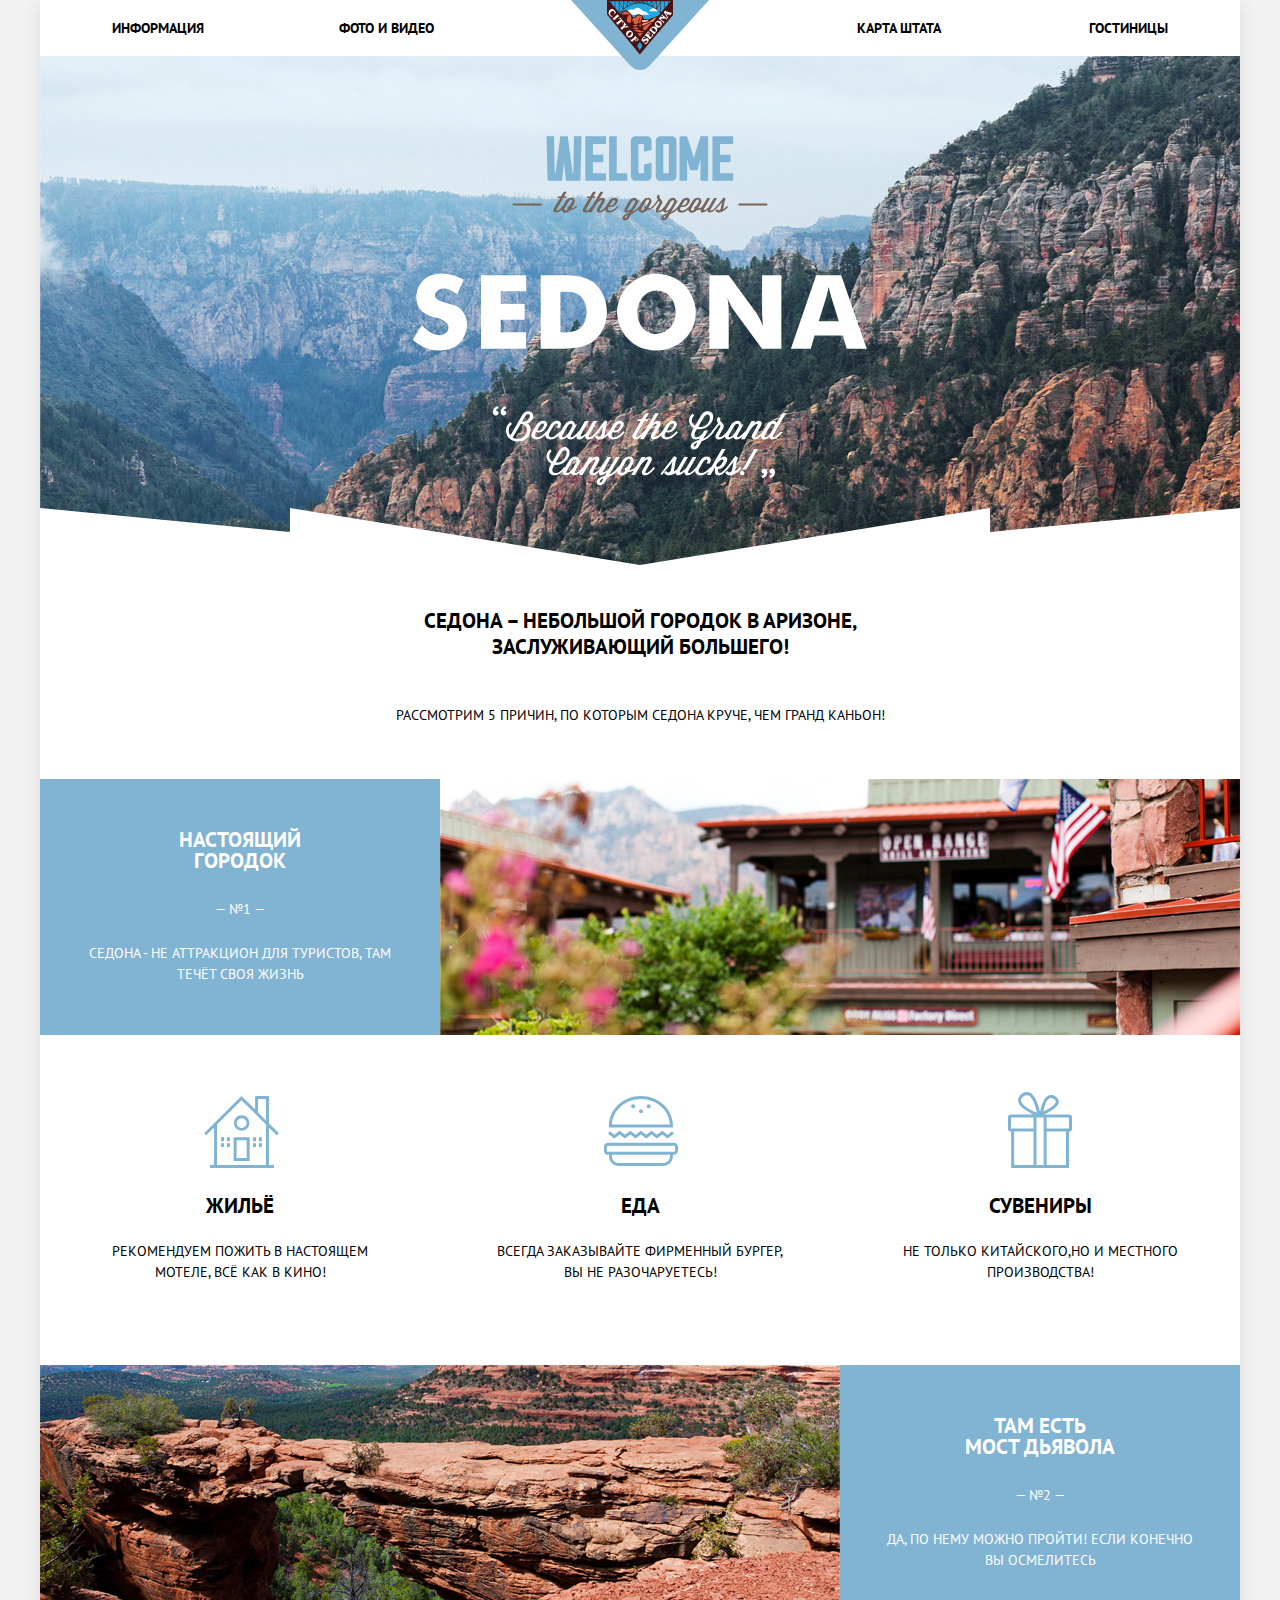
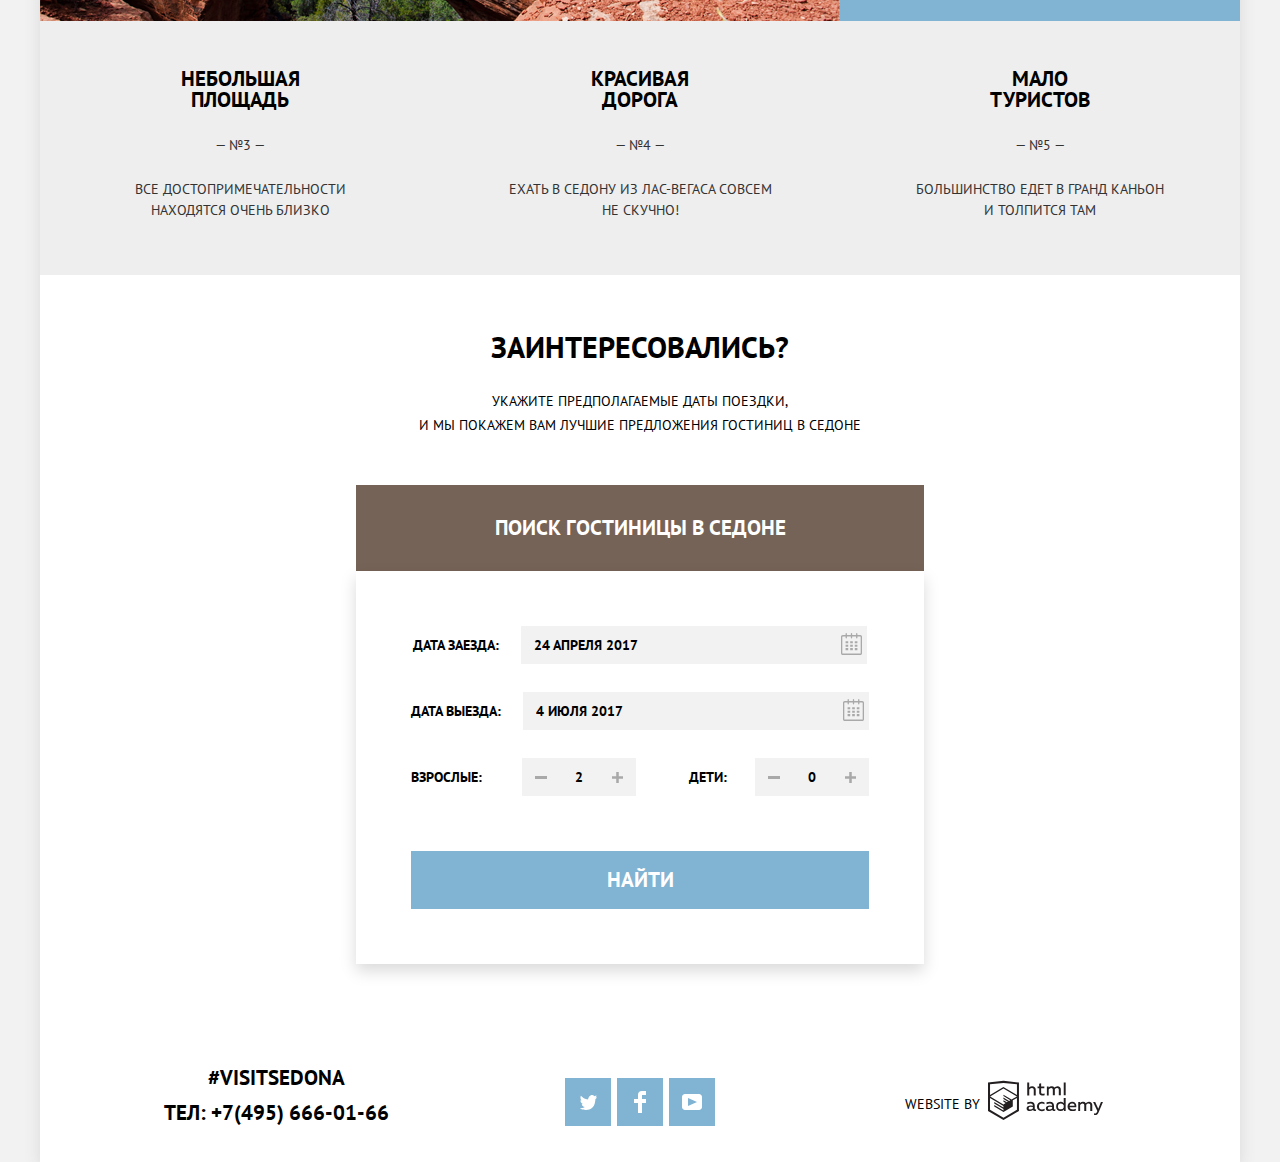
<file: index.html>
<!DOCTYPE html>
<html lang="ru">
   <head>
      <meta charset="utf-8">
      <title>HTML Academy: Седона</title>
      <link rel="stylesheet" href="https://fonts.googleapis.com/css2?family=PT+Sans:wght@400;700&display=swap">
      <link rel="stylesheet" href="css/normalize.css">
      <link href="css/style.min.css" rel="stylesheet">
   </head>
   <body class="page-body">
      <div class="page-container">
         <header>
            <nav class="main-navigation">
               <a class="logo-place">
               <img src="img/logo-sedona.svg" width="138" height="70" alt="City of Sedona">
               </a>
               <ul class="site-navigation">
                  <li><a href="blank.html">Информация</a></li>
                  <li><a href="blank.html">Фото и видео</a></li>
                  <li><a href="blank.html">Карта штата</a></li>
                  <li><a href="catalog.html">Гостиницы</a></li>
               </ul>
               <div class="welcome-page">
               </div>
            </nav>
         </header>
         <main>
            <h1 class="visually-hidden">Sedona</h1>
            <p class="description">Седона – небольшой городок в Аризоне,<br> заслуживающий большего!</p>
            <section>
               <h2 class="visually-hidden">Преимущества Седоны</h2>
               <p class="five-reasons">Рассмотрим 5 причин, по которым Седона круче, чем Гранд каньон!</p>
               <ul class="features-list">
                  <li class="feature-item">
                     <div class="feature-text">
                        <h3>Настоящий<br>городок</h3>
                        <p>
                           <span class="number-design">— №1 —</span>
                           <br> Седона - не аттракцион для туристов, там течёт своя жизнь
                        </p>
                     </div>
                     <img src="img/true.jpg" width="800" height="256" alt="Фото города">
                     <ul class="real-features">
                        <li class="position-for-picture feature-home">
                           <h4>Жильё</h4>
                           <p>Рекомендуем пожить в настоящем<br>мотеле, всё как в кино!</p>
                        </li>
                        <li class="position-for-picture feature-food">
                           <h4>Еда</h4>
                           <p>Всегда заказывайте фирменный бургер,<br>вы не разочаруетесь!</p>
                        </li>
                        <li class="position-for-picture feature-gifts">
                           <h4>Сувениры</h4>
                           <p>Не только китайского,но и местного<br>производства!</p>
                        </li>
                     </ul>
                  </li>
                  <li class="feature-item">
                     <img src="img/bridge.jpg" width="800" height="256" alt="Фото горного моста">
                     <div class="feature-text">
                        <h3>Там есть<br>мост дьявола</h3>
                        <p>
                           <span class="number-design">— №2 —</span><br>
                           Да, по нему можно пройти! Если конечно<br>вы осмелитесь
                        </p>
                     </div>
                  </li>
                  <li class="other-features">
                     <h3>Небольшая<br>площадь</h3>
                     <p>
                        <span class="number-design">— №3 —</span>
                        <br>Все достопримечательности<br>находятся очень близко
                     </p>
                  </li>
                  <li class="other-features">
                     <h3>Красивая<br>дорога</h3>
                     <p>
                        <span class="number-design">— №4 —</span>
                        <br>Ехать в Седону из Лас-Вегаса совсем<br>не скучно!
                     </p>
                  </li>
                  <li class="other-features">
                     <h3>Мало<br>туристов</h3>
                     <p>
                        <span class="number-design">— №5 —</span>
                        <br>Большинство едет в Гранд Каньон<br>и толпится там
                     </p>
                  </li>
               </ul>
            </section>
            <section class="form-and-offer">
               <h2 class="visually-hidden">Форма поиска</h2>
               <p class="interested-offer"><span class="form-description-highlight">Заинтересовались?</span><br>Укажите предполагаемые даты поездки,<br>и мы покажем вам лучшие предложения гостиниц в Седоне</p>
               <form class="form-finder modal" action="https://echo.htmlacademy.ru/courses" method="post">
                  <button type="button" class="form-introduction">Поиск гостиницы в Седоне</button>
                  <div class="form-look">
                     <p class="date-type">
                        <label for="date_arrival">Дата заезда:</label>
                        <span class="position-figures">
                        <input class="form-finder input-look form-arrival" type="text" name="date_arrival" id="date_arrival" placeholder="24 апреля 2017" value="24 апреля 2017">
                        <button class="button-calendar" type="button">
                          <span class="visually-hidden">Кнопка "календарь"</span>
                        </button>
                        </span>
                     </p>
                     <p class="date-type">
                        <label for="date_departure">Дата выезда:</label>
                        <span class="position-figures">
                        <input class="form-finder input-look form-departure" type="text" name="date_departure" id="date_departure" placeholder="4 июля 2017" value="4 июля 2017">
                        <button class="button-calendar" type="button">
                          <span class="visually-hidden">Кнопка "календарь"</span>
                        </button>
                        </span>
                     </p>
                     <div class="adults-children">
                        <p class="adults-only">
                           <label for="number_adults">Взрослые:</label>
                           <span class="position-figures">
                           <button class="button-background button-less" type="button">
                             <span class="visually-hidden">Кнопка "меньше"</span>
                           </button>
                           <input class="form-finder input-look form-adults" type="number" min="0" max="10" step="1" name="number_adults" id="number_adults" placeholder="0" value="2">
                           <button class="button-background button-more" type="button">
                             <span class="visually-hidden">Кнопка "больше"</span>
                           </button>
                           </span>
                        </p>
                        <p class="children-only">
                           <label for="number_kids">Дети:</label>
                           <span class="position-figures">
                           <button class="button-background button-less" type="button">
                             <span class="visually-hidden">Кнопка "меньше"</span>
                           </button>
                           <input class="form-finder input-look form-kids" type="number" min="0" max="10" step="1" name="number_kids" id="number_kids" placeholder="0" value="0">
                           <button class="button-background button-more" type="button">
                             <span class="visually-hidden">Кнопка "больше"</span>
                           </button>
                           </span>
                        </p>
                     </div>
                     <button class="find-button button" type="submit">Найти</button>
                  </div>
               </form>
            </section>
            <section class="map">
               <h2 class="visually-hidden">Карта местности</h2>
               <iframe src="https://www.google.com/maps/embed?pb=!1m18!1m12!1m3!1d337096.9042433107!2d-111.98745465863199!3d35.06826974313859!2m3!1f0!2f0!3f0!3m2!1i1024!2i768!4f13.1!3m3!1m2!1s0x872da15809a0dee3%3A0x22ca556fbe412052!2sSedona%20%2F%20Red%20Rock%20Country!5e0!3m2!1sru!2sru!4v1593201597177!5m2!1sru!2sru" width="1199" height="594" allowfullscreen title="Седона,США"></iframe>
               <p><img src="img/map.jpg" width="1199" height="594" alt="Седона,США"></p>
            </section>
         </main>
         <footer class="main-footer">
            <section>
               <h2 class="visually-hidden">контакты</h2>
               <p class="footer-tag">
                  #visitsedona<br>
                  <a class="footer-phone" href="tel:+74956660166">Тел: +7(495) 666-01-66</a>
               </p>
            </section>
            <section class="footer-social">
               <h2 class="visually-hidden">социальные сети</h2>
               <ul class="social">
                  <li>
                     <a class="social-button logo-twitter" href="blank.html">
                     <span class="visually-hidden">Твиттер</span>
                     </a>
                  </li>
                  <li>
                     <a class="social-button logo-facebook" href="blank.html">
                     <span class="visually-hidden">Фейсбук</span>
                     </a>
                  </li>
                  <li>
                     <a class="social-button logo-youtube" href="blank.html">
                     <span class="visually-hidden">Ютуб</span>
                     </a>
                  </li>
               </ul>
            </section>
            <p class="footer-copyright">
               <span class="copyright-by">Website by</span>
               <a class="logo-html" href="https://htmlacademy.ru/intensive/htmlcss">
                  <span class="visually-hidden">htmlacademy</span>
                  <svg width="115" height="41" viewBox="0 0 108.08 36.85">
                     <path d="M44.61,26.88a2,2,0,0,0,.55-0.1v1.33a3.25,3.25,0,0,1-1.18.21,1.67,1.67,0,0,1-1.67-1,4.84,4.84,0,0,1-3.14,1.08c-1.51,0-2.91-.83-2.91-2.55,0-2.13,2-2.79,3.71-2.79a11.08,11.08,0,0,1,2.17.25v-0.3c0-1-.76-1.77-2.19-1.77a7.42,7.42,0,0,0-3,.64v-1.7a10.21,10.21,0,0,1,3.19-.55c2.36,0,3.81,1.12,3.81,3.65v3a0.54,0.54,0,0,0,.49.59h0.17Zm-6.44-1.13A1.35,1.35,0,0,0,39.63,27h0.11a3.39,3.39,0,0,0,2.41-1V24.58a9.72,9.72,0,0,0-1.81-.21c-1,0-2.16.33-2.16,1.38h0Zm12.36-6.11a5,5,0,0,1,2.57.64V22a4.08,4.08,0,0,0-2.3-.7,2.75,2.75,0,1,0,0,5.49,5,5,0,0,0,2.43-.64v1.71a6.27,6.27,0,0,1-2.76.57A4.21,4.21,0,0,1,46,24.51q0-.21,0-0.41a4.32,4.32,0,0,1,4.18-4.46h0.38Zm12.17,7.24a2,2,0,0,0,.55-0.1v1.33a3.25,3.25,0,0,1-1.18.21,1.67,1.67,0,0,1-1.67-1,4.84,4.84,0,0,1-3.14,1.08c-1.51,0-2.91-.83-2.91-2.55,0-2.13,2-2.79,3.71-2.79a11.08,11.08,0,0,1,2.17.25v-0.3c0-1-.76-1.77-2.19-1.77a7.42,7.42,0,0,0-3,.64v-1.7a10.21,10.21,0,0,1,3.19-.55c2.36,0,3.81,1.12,3.81,3.65v3a0.54,0.54,0,0,0,.49.59h0.17Zm-6.44-1.13A1.35,1.35,0,0,0,57.73,27h0.11a3.39,3.39,0,0,0,2.41-1V24.58a9.72,9.72,0,0,0-1.81-.21c-1.06,0-2.16.33-2.16,1.38h0ZM73,16V28.2H71.35V26.88a3.88,3.88,0,0,1-3.19,1.54,4.4,4.4,0,0,1,0-8.78,3.81,3.81,0,0,1,3,1.3V16H73Zm-4.53,5.22a2.76,2.76,0,1,0,0,5.52A2.86,2.86,0,0,0,71.15,25V23A2.91,2.91,0,0,0,68.49,21.27ZM79,19.64c3.31,0,4.46,2.68,3.92,5.09H76.7c0.21,1.5,1.67,2.11,3.19,2.11a6.11,6.11,0,0,0,2.64-.59v1.6a7.14,7.14,0,0,1-3,.57C77,28.42,74.78,27,74.78,24a4.18,4.18,0,0,1,4-4.39H79Zm0.09,1.54a2.28,2.28,0,0,0-2.44,2.1v0.06H81.3A2,2,0,0,0,79.13,21.18Zm5.73,7V19.87h1.65v1a3.81,3.81,0,0,1,2.78-1.27A2.86,2.86,0,0,1,91.89,21a4.12,4.12,0,0,1,2.91-1.33A3.06,3.06,0,0,1,98,23V28.2h-1.9V23.05a1.59,1.59,0,0,0-1.42-1.75H94.42a2.8,2.8,0,0,0-2.07,1.12V28.2h-1.9V23.05A1.59,1.59,0,0,0,89,21.31H88.8a3,3,0,0,0-2.21,1.29v5.63H84.86Zm21.31-8.33h1.9l-3.91,9.46c-0.9,2.17-2.09,2.86-3.35,2.86a4.76,4.76,0,0,1-1.1-.14V30.46a2.86,2.86,0,0,0,.85.12c0.9,0,1.58-.64,2.07-1.9l0.17-.42-4-8.4h2l2.86,6.29ZM38.73,1.46V6.22a3.81,3.81,0,0,1,2.7-1.14,3.25,3.25,0,0,1,3.44,3.4v5.15H43V8.72a1.81,1.81,0,0,0-1.61-2h-0.3a2.93,2.93,0,0,0-2.32,1.39v5.52h-1.9V1.46h1.9ZM49.94,2.31v3h3V6.91h-3v3.81c0,1.1.5,1.46,1.58,1.46a4.49,4.49,0,0,0,1.69-.33v1.6A6.8,6.8,0,0,1,51,13.8a2.55,2.55,0,0,1-2.86-2.74V6.89H46.58V5.26h1.5V2.74Zm5.4,11.31V5.28H57v1A3.81,3.81,0,0,1,59.77,5a2.86,2.86,0,0,1,2.6,1.33A4.12,4.12,0,0,1,65.28,5,3.06,3.06,0,0,1,68.44,8.4v5.21h-1.9V8.46a1.59,1.59,0,0,0-1.42-1.75H64.89a2.8,2.8,0,0,0-2.07,1.12v5.78h-1.9V8.46A1.59,1.59,0,0,0,59.5,6.71H59.27A3,3,0,0,0,57.06,8v5.63H55.34ZM71.17,1.45H73V13.6H71.17V1.45ZM14.71,0H14.55L0,1.54V28.21l14.55,8.66,14.55-8.66V1.54Zm12.5,27.1L14.55,34.64,1.9,27.12V16.18l12.59,7.5V25L5.86,19.9v1.31l8.68,5.21v1.39L5.87,22.65V24l8.68,5.21,8.75-5.24V18.31L27.2,16V27.12Zm0-12.53-3.48,2-1.6,1L14.51,13v1.31L21,18.23H21l-0.14.09-1,.54-5.37-3.2V17l4.24,2.52-1,.67-3.2-1.9v1.31l2.1,1.24L14.5,22.1,2,14.65,14.51,7.11Zm0-1.32L14.49,5.76,1.91,13.25v-10L14.56,1.92,27.21,3.25v10h0Z" transform="translate(0 -0.02)" />
                  </svg>
               </a>
            </p>
         </footer>
      </div>
      <script src="search.js"></script>
   </body>
</html>
</file>
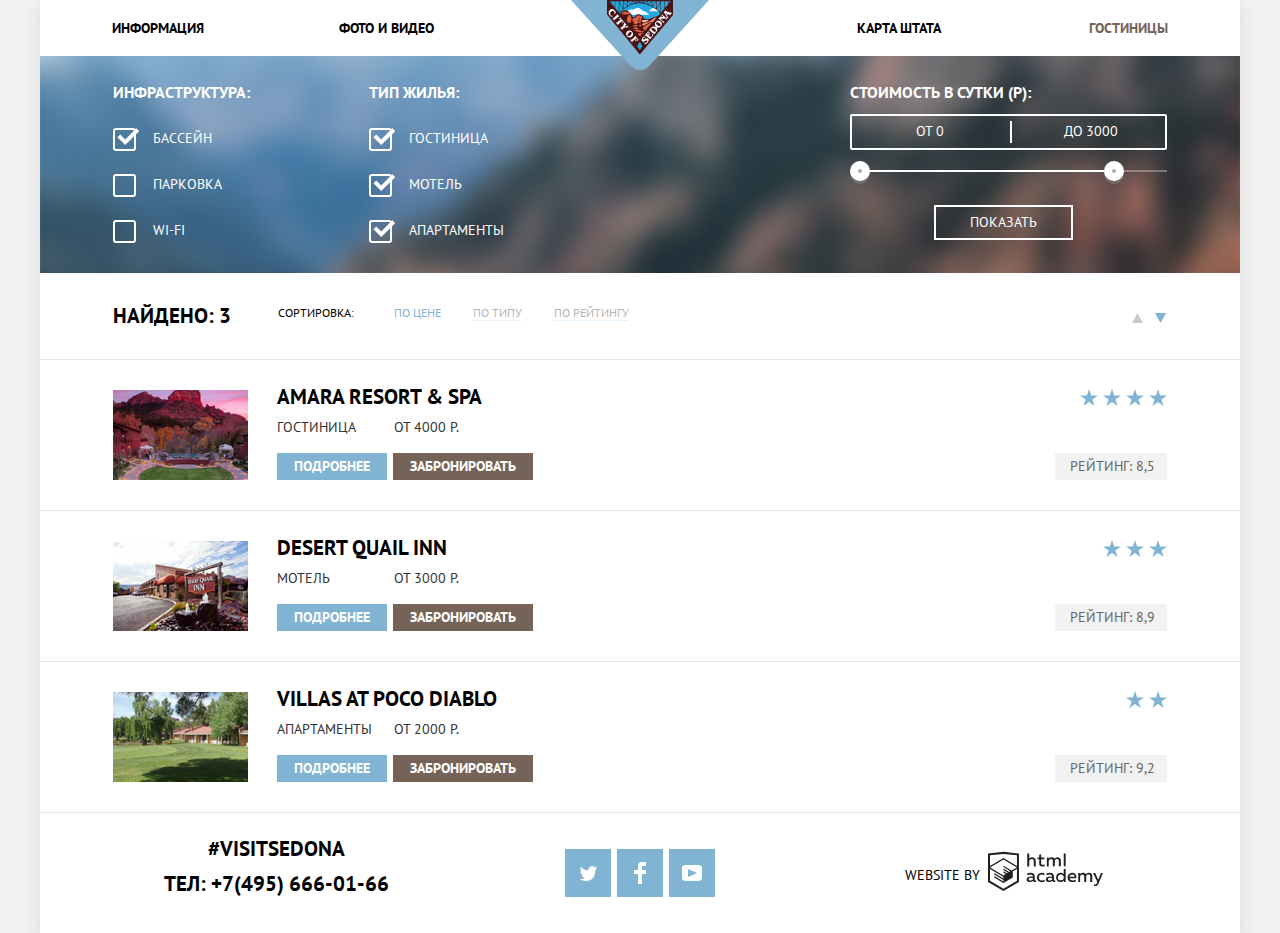
<file: catalog.html>
<!DOCTYPE html>
<html lang="ru">
   <head>
      <meta charset="UTF-8">
      <title>Гостиницы</title>
      <link rel="stylesheet" href="https://fonts.googleapis.com/css2?family=PT+Sans:wght@400;700&display=swap">
      <link rel="stylesheet" href="css/normalize.css">
      <link href="css/style.min.css" rel="stylesheet">
   </head>
   <body class="page-body">
      <div class="page-container">
         <header>
            <nav class="main-navigation">
               <a class="logo-place" href="index.html">
               <img src="img/logo-sedona.svg" width="138" height="70" alt="City of Sedona">
               </a>
               <ul class="site-navigation">
                  <li><a href="blank.html">Информация</a></li>
                  <li><a href="blank.html">Фото и видео</a></li>
                  <li><a href="blank.html">Карта штата</a></li>
                  <li class="menu-current">Гостиницы</li>
               </ul>
            </nav>
         </header>
         <main>
            <section>
               <h1 class="visually-hidden">Выбор гостиницы</h1>
               <form class="choice-filter" action="https://echo.htmlacademy.ru" method="get">
                  <div class="first-filter">
                     <fieldset>
                        <legend>Инфраструктура:</legend>
                        <ul class="filter-options">
                           <li>
                              <input class="visually-hidden filter-input-checkbox" type="checkbox" name="pool" id="pool" checked>
                              <label for="pool">Бассейн</label>
                           </li>
                           <li>
                              <input class="visually-hidden filter-input-checkbox" type="checkbox" name="parking" id="parking">
                              <label for="parking">Парковка</label>
                           </li>
                           <li>
                              <input class="visually-hidden filter-input-checkbox" type="checkbox" name="wifi" id="wifi">
                              <label for="wifi">WI-FI</label>
                           </li>
                        </ul>
                     </fieldset>
                  </div>
                  <div class="second-filter">
                     <fieldset>
                        <legend>Тип жилья:</legend>
                        <ul class="filter-options">
                           <li>
                              <input class="visually-hidden filter-input-checkbox" type="checkbox" name="hotel" id="hotel" checked>
                              <label for="hotel">Гостиница</label>
                           </li>
                           <li>
                              <input class="visually-hidden filter-input-checkbox" type="checkbox" name="motel" id="motel" checked>
                              <label for="motel">Мотель</label>
                           </li>
                           <li>
                              <input class="visually-hidden filter-input-checkbox" type="checkbox" name="apartments" id="apartments" checked>
                              <label for="apartments">Апартаменты</label>
                           </li>
                        </ul>
                     </fieldset>
                  </div>
                  <div class="price-and-show">
                     <fieldset class="daily-price">
                        <legend>Стоимость в сутки (Р):</legend>
                        <div class="range-filter">
                           <div class="range-from-to">
                              <div class="range-from">
                                 <label for="from" class="filter-options">от</label>
                                 <input id="from" type="number" name="from" value="0">
                              </div>
                              <div class="range-to">
                                 <label for="to" class="filter-options">до</label>
                                 <input id="to" type="number" name="to" value="3000">
                              </div>
                           </div>
                           <div class="range-controls">
                              <div class="scale">
                                 <div class="bar"></div>
                                 <button class="toggle toggle-min" type="button"><span class="visually-hidden">Слайдер "меньше"</span></button>
                                 <button class="toggle toggle-max" type="button"><span class="visually-hidden">Слайдер "больше"</span></button>
                              </div>
                           </div>
                        </div>
                     </fieldset>
                     <button class="show-button button" type="submit">Показать</button>
                  </div>
               </form>
            </section>
            <section class="watch-results">
               <p class="found-number">Найдено: 3
               </p>
               <h2 class="guideline-general">Сортировка:</h2>
               <ul class="guideline">
                  <li class="chosen">По цене</li>
                  <li><a href="blank.html">По типу</a></li>
                  <li><a href="blank.html">По рейтингу</a></li>
               </ul>
               <div class="more-less">
                  <a class="switch-up" href="blank.html">
                     <span class="visually-hidden">По возрастанию</span>
                     <svg width="11" height="10" viewBox="0 0 11 10" fill="none">
                        <path d="M5.5 0L0 10H11L5.5 0Z" />
                     </svg>
                  </a>
                  <a class="switch-down active" href="blank.html">
                     <span class="visually-hidden">По убыванию</span>
                     <svg width="11" height="10" viewBox="0 0 11 10" fill="none">
                        <path d="M5.5 10L0 0H11" />
                     </svg>
                  </a>
               </div>
            </section>
            <section>
               <h2 class="visually-hidden">Название отелей</h2>
               <ul class="type-hotel">
                  <li class="hotel-information">
                     <p>
                        <img class="photo-hotel" src="img/amara.jpg" width="135" height="90" alt="Фото отеля Amara resort & SPA">
                     </p>
                     <div class="book-conditions">
                        <h3 class="name-hotel">
                           <a href="blank.html">Amara resort & SPA</a>
                        </h3>
                        <p class="type-price">
                           <span class="position-hotel">Гостиница</span>от 4000 р.
                        </p>
                        <p>
                           <a class="button" href="blank.html">Подробнее</a>
                           <button type="button" class="book-button button">Забронировать</button>
                        </p>
                     </div>
                     <div class="rating-numbers">
                        <p class="stars stars-four">
                           <span class="visually-hidden">4 звезды</span>
                        </p>
                        <span class="rating">Рейтинг: 8,5</span>
                     </div>
                  </li>
                  <li class="hotel-information">
                     <p>
                        <img class="photo-hotel" src="img/desert.jpg" width="135" height="90" alt="Фото мотеля Desert quail inn">
                     </p>
                     <div class="book-conditions">
                        <h3 class="name-hotel">
                           <a href="blank.html">Desert quail inn</a>
                        </h3>
                        <p class="type-price">
                           <span class="position-hotel">Мотель</span>от 3000 р.
                        </p>
                        <p>
                           <a class="button" href="blank.html">Подробнее</a>
                           <button type="button" class="book-button button">Забронировать</button>
                        </p>
                     </div>
                     <div class="rating-numbers">
                        <p class="stars stars-three">
                           <span class="visually-hidden">3 звезды</span>
                        </p>
                        <span class="rating">Рейтинг: 8,9</span>
                     </div>
                  </li>
                  <li class="hotel-information">
                     <p>
                        <img class="photo-hotel" src="img/villas.jpg" width="135" height="90" alt="Фото апартаментов Villas at poco diablo">
                     </p>
                     <div class="book-conditions">
                        <h3 class="name-hotel">
                           <a href="blank.html">Villas at poco diablo</a>
                        </h3>
                        <p class="type-price">
                           <span class="position-hotel">Апартаменты</span>от 2000 р.
                        </p>
                        <p>
                           <a class="button" href="blank.html">Подробнее</a>
                           <button type="button" class="book-button button">Забронировать</button>
                        </p>
                     </div>
                     <div class="rating-numbers">
                        <p class="stars stars-two">
                           <span class="visually-hidden">2 звезды</span>
                        </p>
                        <span class="rating">Рейтинг: 9,2</span>
                     </div>
                  </li>
               </ul>
            </section>
         </main>
         <footer class="main-footer">
            <section>
               <h2 class="visually-hidden">контакты</h2>
               <p class="footer-tag">
                  #visitsedona<br>
                  <a class="footer-phone" href="tel:+74956660166">Тел: +7(495) 666-01-66</a>
               </p>
            </section>
            <section class="footer-social">
               <h2 class="visually-hidden">социальные сети</h2>
               <ul class="social">
                  <li>
                     <a class="social-button logo-twitter" href="blank.html">
                     <span class="visually-hidden">Твиттер</span>
                     </a>
                  </li>
                  <li>
                     <a class="social-button logo-facebook" href="blank.html">
                     <span class="visually-hidden">Фейсбук</span>
                     </a>
                  </li>
                  <li>
                     <a class="social-button logo-youtube" href="blank.html">
                     <span class="visually-hidden">Ютуб</span>
                     </a>
                  </li>
               </ul>
            </section>
            <p class="footer-copyright">
               <span class="copyright-by">Website by</span>
               <a class="logo-html" href="https://htmlacademy.ru/intensive/htmlcss">
                  <span class="visually-hidden">htmlacademy</span>
                  <svg width="115" height="41" viewBox="0 0 108.08 36.85">
                     <path d="M44.61,26.88a2,2,0,0,0,.55-0.1v1.33a3.25,3.25,0,0,1-1.18.21,1.67,1.67,0,0,1-1.67-1,4.84,4.84,0,0,1-3.14,1.08c-1.51,0-2.91-.83-2.91-2.55,0-2.13,2-2.79,3.71-2.79a11.08,11.08,0,0,1,2.17.25v-0.3c0-1-.76-1.77-2.19-1.77a7.42,7.42,0,0,0-3,.64v-1.7a10.21,10.21,0,0,1,3.19-.55c2.36,0,3.81,1.12,3.81,3.65v3a0.54,0.54,0,0,0,.49.59h0.17Zm-6.44-1.13A1.35,1.35,0,0,0,39.63,27h0.11a3.39,3.39,0,0,0,2.41-1V24.58a9.72,9.72,0,0,0-1.81-.21c-1,0-2.16.33-2.16,1.38h0Zm12.36-6.11a5,5,0,0,1,2.57.64V22a4.08,4.08,0,0,0-2.3-.7,2.75,2.75,0,1,0,0,5.49,5,5,0,0,0,2.43-.64v1.71a6.27,6.27,0,0,1-2.76.57A4.21,4.21,0,0,1,46,24.51q0-.21,0-0.41a4.32,4.32,0,0,1,4.18-4.46h0.38Zm12.17,7.24a2,2,0,0,0,.55-0.1v1.33a3.25,3.25,0,0,1-1.18.21,1.67,1.67,0,0,1-1.67-1,4.84,4.84,0,0,1-3.14,1.08c-1.51,0-2.91-.83-2.91-2.55,0-2.13,2-2.79,3.71-2.79a11.08,11.08,0,0,1,2.17.25v-0.3c0-1-.76-1.77-2.19-1.77a7.42,7.42,0,0,0-3,.64v-1.7a10.21,10.21,0,0,1,3.19-.55c2.36,0,3.81,1.12,3.81,3.65v3a0.54,0.54,0,0,0,.49.59h0.17Zm-6.44-1.13A1.35,1.35,0,0,0,57.73,27h0.11a3.39,3.39,0,0,0,2.41-1V24.58a9.72,9.72,0,0,0-1.81-.21c-1.06,0-2.16.33-2.16,1.38h0ZM73,16V28.2H71.35V26.88a3.88,3.88,0,0,1-3.19,1.54,4.4,4.4,0,0,1,0-8.78,3.81,3.81,0,0,1,3,1.3V16H73Zm-4.53,5.22a2.76,2.76,0,1,0,0,5.52A2.86,2.86,0,0,0,71.15,25V23A2.91,2.91,0,0,0,68.49,21.27ZM79,19.64c3.31,0,4.46,2.68,3.92,5.09H76.7c0.21,1.5,1.67,2.11,3.19,2.11a6.11,6.11,0,0,0,2.64-.59v1.6a7.14,7.14,0,0,1-3,.57C77,28.42,74.78,27,74.78,24a4.18,4.18,0,0,1,4-4.39H79Zm0.09,1.54a2.28,2.28,0,0,0-2.44,2.1v0.06H81.3A2,2,0,0,0,79.13,21.18Zm5.73,7V19.87h1.65v1a3.81,3.81,0,0,1,2.78-1.27A2.86,2.86,0,0,1,91.89,21a4.12,4.12,0,0,1,2.91-1.33A3.06,3.06,0,0,1,98,23V28.2h-1.9V23.05a1.59,1.59,0,0,0-1.42-1.75H94.42a2.8,2.8,0,0,0-2.07,1.12V28.2h-1.9V23.05A1.59,1.59,0,0,0,89,21.31H88.8a3,3,0,0,0-2.21,1.29v5.63H84.86Zm21.31-8.33h1.9l-3.91,9.46c-0.9,2.17-2.09,2.86-3.35,2.86a4.76,4.76,0,0,1-1.1-.14V30.46a2.86,2.86,0,0,0,.85.12c0.9,0,1.58-.64,2.07-1.9l0.17-.42-4-8.4h2l2.86,6.29ZM38.73,1.46V6.22a3.81,3.81,0,0,1,2.7-1.14,3.25,3.25,0,0,1,3.44,3.4v5.15H43V8.72a1.81,1.81,0,0,0-1.61-2h-0.3a2.93,2.93,0,0,0-2.32,1.39v5.52h-1.9V1.46h1.9ZM49.94,2.31v3h3V6.91h-3v3.81c0,1.1.5,1.46,1.58,1.46a4.49,4.49,0,0,0,1.69-.33v1.6A6.8,6.8,0,0,1,51,13.8a2.55,2.55,0,0,1-2.86-2.74V6.89H46.58V5.26h1.5V2.74Zm5.4,11.31V5.28H57v1A3.81,3.81,0,0,1,59.77,5a2.86,2.86,0,0,1,2.6,1.33A4.12,4.12,0,0,1,65.28,5,3.06,3.06,0,0,1,68.44,8.4v5.21h-1.9V8.46a1.59,1.59,0,0,0-1.42-1.75H64.89a2.8,2.8,0,0,0-2.07,1.12v5.78h-1.9V8.46A1.59,1.59,0,0,0,59.5,6.71H59.27A3,3,0,0,0,57.06,8v5.63H55.34ZM71.17,1.45H73V13.6H71.17V1.45ZM14.71,0H14.55L0,1.54V28.21l14.55,8.66,14.55-8.66V1.54Zm12.5,27.1L14.55,34.64,1.9,27.12V16.18l12.59,7.5V25L5.86,19.9v1.31l8.68,5.21v1.39L5.87,22.65V24l8.68,5.21,8.75-5.24V18.31L27.2,16V27.12Zm0-12.53-3.48,2-1.6,1L14.51,13v1.31L21,18.23H21l-0.14.09-1,.54-5.37-3.2V17l4.24,2.52-1,.67-3.2-1.9v1.31l2.1,1.24L14.5,22.1,2,14.65,14.51,7.11Zm0-1.32L14.49,5.76,1.91,13.25v-10L14.56,1.92,27.21,3.25v10h0Z" transform="translate(0 -0.02)" />
                  </svg>
               </a>
         </footer>
      </div>
   </body>
</html>
</file>
<file: css/style.min.css>
@keyframes bounce{0%{transform:translateY(-2000px)}70%{transform:translateY(30px)}90%{transform:translateY(-10px)}to{transform:translateY(0)}}:root{--basic-black: #000000;--basic-white: #FFFFFF;--basic-white-transparent: rgba(255, 255, 255, 0.3);--basic-white-dark: #CACACA;--basic-grey-dark: #EBEBEB;--basic-grey: #EEEEEE;--basic-grey-light: #F2F2F2;--basic-extra-light: #E5E5E5;--basic-grey-extra-light: #BDBBBC;--basic-grey-middle: #ABABAB;--basic-grey-extra-dark: #A9A9A9;--basic-blue-bright: #23A9E1;--basic-blue-light: #81B3D2;--basic-blue: #669EC0;--basic-blue-dark: #5496BD;--basic-neutral-dark: #666666;--basic-logo: #231F20;--basic-brown-light: #766357;--basic-brown: #604E43;--basic-brown-dark: #503E33;--basic-brown-bright: #766458;--basic-dark: #333333;--basic-shadow: #D9D9D9;--basic-disabled: #6A6A6A;--basic-grey-transparent: rgba(171, 171, 171, 0.3);--basic-white-background: rgba(255, 255, 255, 0.9);--basic-shadow-transparent: rgba(0, 1, 1, 0.15)}body{min-width:1200px;margin:0;padding:0;line-height:21px;font-family:"PT Sans",Arial,sans-serif;font-size:14px;font-weight:400;color:var(--basic-black);text-transform:uppercase;background-color:var(--basic-grey-light)}a{text-decoration:none}img{max-width:100%;height:auto}html{height:100%}.page-body{display:flex;min-height:100%}.page-container{display:grid;grid-template-rows:min-content auto min-content;background-color:var(--basic-white);box-shadow:0 5px 15px var(--basic-shadow);width:1200px;margin-left:auto;margin-right:auto;position:relative}.button{font-family:inherit;font-weight:700;display:inline-block;text-align:center;color:var(--basic-white);vertical-align:middle;text-transform:uppercase;line-height:21px;background-color:var(--basic-blue-light);border:0;padding:3px 17px;margin-right:2px}.button:focus,.button:hover{background-color:var(--basic-blue)}.button:active{color:var(--basic-white-transparent);background-color:var(--basic-blue-dark)}.main-navigation{font-size:14px;line-height:26px;color:var(--basic-black)}.welcome-page{background:url(../img/intro-welcome.svg) no-repeat center,url(../img/welcome-to-sedona.svg) no-repeat 0 100%,url(../img/main-background.jpg) no-repeat;background-size:456px 350px,auto,auto;width:1200px;min-height:509px;background-color:var(--basic-blue-light)}.header-logo{width:138px;height:70px}.site-navigation{list-style:none;display:flex;align-items:center;margin:0;box-sizing:border-box;padding-right:72px;padding-left:72px;min-height:56px;position:relative}.site-navigation li{flex-grow:1;width:100px}.site-navigation li:nth-child(3){margin-left:147px;text-align:right}.site-navigation li:nth-child(4){text-align:right}.site-navigation a{display:inline-block;font-weight:700;color:var(--basic-black)}.site-navigation a:hover{color:var(--basic-blue-light)}.site-navigation a:focus{color:var(--basic-brown-light)}.menu-current{font-weight:700;color:var(--basic-brown-light)}.features-list,.real-features{list-style:none;display:grid;grid-template-columns:1fr 1fr 1fr;margin:0;padding:0}.real-features{grid-column:1/-1;color:var(--basic-black);background-color:var(--basic-white);min-height:330px}.position-for-picture{position:relative}.position-for-picture::before{content:"";position:absolute}.feature-home::before{top:61px;left:41%;width:75px;height:72px;background:url(../img/icon-house.svg) no-repeat}.feature-food::before{top:61px;left:41%;width:75px;height:70px;background:url(../img/icon-burger.svg) no-repeat}.feature-gifts::before{top:57px;left:42%;width:64px;height:77px;background:url(../img/icon-gift.svg) no-repeat}.real-features h4{font-size:21px;line-height:21px;margin-top:160px;margin-bottom:25px}.real-features p{margin:0 0 82px}.description,.five-reasons{text-align:center;line-height:26px}.description{font-size:21px;font-weight:700;margin-top:43px;margin-bottom:42px}.five-reasons{margin-top:17px;margin-bottom:51px}.feature-item{grid-column:1/-1;display:grid;grid-template-columns:1fr 1fr 1fr;color:var(--basic-white);background-color:var(--basic-blue-light)}.feature-item h3{font-size:21px}.feature-item img{grid-column:span 2;min-height:256px}.feature-item,.feature-text{margin:0;padding:0;text-align:center}.feature-text p{padding:0;margin:28px 45px 50px}.feature-text h3{margin:50px 0 0}.number-design{display:inline-block;margin-bottom:23px}.other-features{color:var(--basic-dark);background-color:var(--basic-grey);text-align:center}.other-features h3{color:var(--basic-black);font-size:21px;margin:47px 0 25px}.other-features p{margin:0 0 54px}.form-and-offer{display:grid;grid-template-rows:auto 86px}.form-description-highlight{display:inline-block;font-size:30px;font-weight:700;line-height:24px;margin-bottom:30px}.interested-offer{text-align:center;line-height:24px;margin:60px auto 48px}.form-introduction{font-size:21px;font-weight:700;line-height:26px;text-align:center;color:var(--basic-white);background-color:var(--basic-brown-light);width:100%;padding:30px 125px;text-transform:uppercase;border:0}.form-introduction:focus,.form-introduction:hover{background-color:var(--basic-brown)}.form-introduction:active{background-color:var(--basic-brown-dark);opacity:.3}.modal{position:relative}.modal-show{display:block;animation:shake .6s}.form-finder,.form-look{background-color:var(--basic-white)}.form-finder{font-family:inherit;color:var(--basic-black);text-transform:uppercase;width:568px;margin-right:auto;margin-left:auto}.form-look{position:absolute;z-index:1;display:flex;flex-wrap:wrap;box-shadow:0 7px 15px var(--basic-shadow-transparent)}.date-type{display:flex;align-items:center;margin-right:auto;margin-left:auto}.date-type:first-child{margin-top:55px}.input-look{color:var(--basic-black);font-weight:700;line-height:26px;margin:0;padding:4px 11px;border:2px solid var(--basic-grey-light);background-color:var(--basic-grey-light)}.input-look:hover{background-color:var(--basic-grey-dark);border:2px solid var(--basic-grey-dark)}.input-look:focus{background-color:var(--basic-white);border:2px solid var(--basic-extra-light)}.date-type .input-look{width:320px}.date-type label{display:inline-block;font-weight:700;line-height:26px;margin-right:22px}.button-calendar{position:absolute;background-color:inherit;right:-9px;top:6px;width:35px;height:38px;background-image:url(../img/calendar-gray.svg);background-repeat:no-repeat;border:0}.button-calendar:focus,.button-calendar:hover{background-image:url(../img/calendar.svg)}.button-calendar:active{background-image:url(../img/calendar-blue.svg)}.adults-only,.children-only{display:flex;align-items:center}.adults-only{margin-right:53px}.button-background{position:absolute;top:0;width:38px;height:38px;background-repeat:no-repeat;background-position:50% 50%;border:0;background-color:transparent}.button-less{left:0;background-image:url(../img/sign-minus.svg)}.button-less:focus,.button-less:hover{background-image:url(../img/sign-minus-black.svg)}.button-less:active{background-image:url(../img/sign-minus-blue.svg)}.button-more{right:0;background-image:url(../img/sign-plus.svg)}.button-more:focus,.button-more:hover{background-image:url(../img/sign-plus-black.svg)}.button-more:active{background-image:url(../img/sign-plus-blue.svg)}.adults-children{display:flex;align-items:center;margin-right:auto;margin-left:auto}.adults-only label,.children-only label{font-weight:700;display:inline-block;margin-right:40px}.children-only label{margin-right:28px}.adults-children .input-look{width:88px;text-align:center;-moz-appearance:textfield;appearance:textfield}.adults-children .input-look::-webkit-inner-spin-button,.adults-children .input-look::-webkit-outer-spin-button,.range-filter input::-webkit-inner-spin-button,.range-filter input::-webkit-outer-spin-button{-webkit-appearance:none;appearance:none}.position-figures{position:relative}.find-button{font-size:21px;line-height:26px;width:100%;margin:41px 55px 55px;padding:16px 181px}.map{background-color:var(--basic-white);width:1199px;height:591px;margin-bottom:-120px;overflow:hidden}.map iframe{border:0}.main-footer{display:grid;grid-template-columns:1fr 400px 1fr;font-weight:700;font-size:21px;background-color:var(--basic-white-background);padding-left:73px;padding-right:73px;z-index:1}.footer-tag{text-align:center;line-height:26px;padding:0;margin:23px 0 0}.footer-phone{color:var(--basic-black);display:inline-block;line-height:26px;margin-top:9px}.footer-social{margin:36px 0}.footer-social ul{list-style:none;margin:0 auto}.footer-copyright{grid-column:3/4;display:flex;font-size:14px;font-weight:400;text-align:center;align-items:center;justify-content:center;margin:0;padding:0}.logo-html svg{display:block;margin-top:38px;margin-bottom:41px;fill:var(--basic-logo)}.logo-html:focus svg,.logo-html:hover svg{fill:var(--basic-blue-light)}.logo-html:active svg{fill:var(--basic-grey-extra-light)}.copyright-by{display:inline-block;text-align:center;margin-top:49px;margin-right:8px;margin-bottom:45px}.social-button{display:block;width:46px;height:48px;margin-right:6px;background-color:var(--basic-blue-light)}.logo-facebook,.logo-twitter,.logo-youtube{background-image:url(../img/twitter.svg);background-repeat:no-repeat;background-position:center}.logo-facebook,.logo-youtube{background-image:url(../img/fb-icon.svg)}.logo-youtube{background-image:url(../img/youtube.svg);margin-right:0}.social-button:focus,.social-button:hover{background-color:var(--basic-blue)}.social-button:active{background-color:var(--basic-blue-dark);opacity:.3}.choice-filter{display:flex;background-image:url(../img/filter.jpg);background-repeat:no-repeat;background-color:var(--basic-blue-light)}.choice-filter fieldset{padding:0;border:0;margin:26px 0 0}.first-filter{margin-left:73px}.second-filter{margin-left:119px}.choice-filter ul{list-style:none;padding:0;margin:0}.choice-filter li{padding-top:25px}.choice-filter li:last-child{margin-bottom:32px}.daily-price{display:flex;width:100%}.price-and-show{display:flex;flex-wrap:wrap;justify-content:center;width:317px;margin-right:73px;margin-left:auto}.type-hotel h3{font-size:21px;line-height:26px;font-weight:700}.type-hotel{list-style:none;display:grid;grid-template-rows:1fr 1fr 1fr;color:var(--basic-dark);line-height:21px;margin:0;padding:0;border-top:1px solid var(--basic-extra-light)}.book-button{background-color:var(--basic-brown-light)}.book-button:focus,.book-button:hover{background-color:var(--basic-brown)}.book-button:active{color:var(--basic-white-transparent);background-color:var(--basic-brown-dark)}.rating{display:inline-block;color:var(--basic-neutral-dark);text-align:center;background-color:var(--basic-grey-light);margin:47px 0 0;padding:3px 12px 3px 15px}.choice-filter legend{color:var(--basic-white);font-size:16px;font-weight:700}.filter-options{list-style:none;color:var(--basic-white);margin:0}.filter-options label{display:block;cursor:pointer;user-select:none;margin-left:40px;position:relative}.filter-input-checkbox+label::before{content:"";top:0;left:-40px;width:19px;height:19px;border:2px solid var(--basic-white);border-radius:3px;position:absolute}.filter-input-checkbox:disabled+label::before{border:2px solid var(--basic-disabled)}.filter-input-checkbox:checked+label::after{content:"";top:0;left:-36px;width:27px;height:23px;background-image:url(../img/checked-sign.svg);background-repeat:no-repeat;background-position:0 0;background-color:transparent;position:absolute}.filter-input-checkbox:checked:disabled+label::after{border:2px solid var(--basic-disabled)}.show-button{font-weight:400;background-color:transparent;border:2px solid var(--basic-white);margin:33px 10px 33px 0;padding:5px 34px}.show-button:hover{color:var(--basic-black);background-color:var(--basic-white)}.watch-results{display:flex;padding:0;margin:0 68px 0 73px;align-items:center}.found-number{font-size:21px;line-height:26px;font-weight:700;padding:0;margin:29px 47px 30px 0}.watch-results ul{list-style:none}.range-filter{margin:11px 0 0;flex-grow:1}.range-from-to{display:flex;margin:0;justify-content:space-between;padding:5px 0 6px;border:2px solid var(--basic-white);border-radius:2px;text-align:center}.range-from,.range-to{display:flex;margin-right:49px;margin-left:64px}.range-to{margin-right:auto;margin-left:auto;position:relative}.range-to::before{content:"";background-color:var(--basic-white);width:2px;height:22px;left:-54px;position:absolute}.range-filter input{font-family:inherit;font-size:inherit;font-weight:inherit;background:0 0;border:0;color:var(--basic-white);width:50px;margin:0;padding:0 0 0 3px;-moz-appearance:textfield;appearance:textfield}.range-controls{margin-top:20px;position:relative}.range-controls .scale{height:2px;background:var(--basic-white-transparent)}.range-controls .bar{height:2px;background:var(--basic-white);width:80%}.range-controls .toggle{width:20px;height:20px;padding:0;border:8px solid var(--basic-white);border-radius:50%;background-color:var(--basic-grey-middle);top:-9px;left:0;cursor:pointer;box-shadow:0 3px 0 var(--basic-grey-transparent);position:absolute}.range-controls .toggle:hover{width:24px;height:24px;border:9px solid var(--basic-white);box-shadow:0 3px 0 var(--basic-grey-transparent)}.range-controls .toggle-max{left:254px}.guideline{list-style:none;display:flex;padding:0;margin:31px 0 37px}.guideline li{display:inline-block;font-size:12px;line-height:18px;padding-right:32px}.guideline a{color:var(--basic-black);opacity:.3;border-bottom:1px dotted var(--basic-blue-light)}.guideline a:focus,.guideline a:hover{color:var(--basic-blue-light)}.guideline a:active{color:var(--basic-black);border-bottom:transparent}.chosen{color:var(--basic-blue-light);border-bottom:none}.guideline-general{font-weight:400;font-size:12px;line-height:18px;margin:31px 40px 37px 0}.more-less{display:flex;text-align:center;margin-left:auto;padding-top:6px}.switch-down,.switch-up{background-repeat:no-repeat;width:23px;height:23px}.switch-down svg,.switch-up svg{fill:var(--basic-white-dark)}.switch-up:focus svg,.switch-up:hover svg{fill:var(--basic-black)}.switch-up:active svg{fill:var(--basic-blue-light)}.switch-down:focus svg,.switch-down:hover svg{fill:var(--basic-black)}.active svg,.switch-down:active svg{fill:var(--basic-blue-light)}.social{list-style:none;display:flex;justify-content:center;margin:0;padding:0}.hotel-information{display:flex;border-bottom:1px solid var(--basic-extra-light)}.book-conditions .hotel-information{align-items:flex-start}.book-conditions{margin-top:24px;margin-right:auto;margin-bottom:30px}.name-hotel a{color:var(--basic-black)}.book-conditions p,.hotel-information>p,.name-hotel,.type-price p{margin:0}.position-hotel{display:inline-block;margin:7px 0 0;min-width:117px;text-align:left}.photo-hotel{display:block;margin:30px 29px 30px 73px}.rating-numbers{display:flex;flex-direction:column;margin-top:29px;margin-right:73px;margin-bottom:30px}.stars{background-image:url(../img/star.svg);background-repeat:space;background-color:var(--basic-white);height:17px;width:18px;padding:0;margin:0 0 0 auto}.stars-four{width:87px}.stars-three{width:64px}.stars-two{width:41px}.book-conditions .button{margin-top:15px}.logo-place{left:50%;margin-left:-69px;z-index:1;position:absolute}.visually-hidden{position:absolute;width:1px;height:1px;margin:-1px;border:0;padding:0;white-space:nowrap;clip-path:inset(100%);clip:rect(0 0 0 0);overflow:hidden}
</file>
